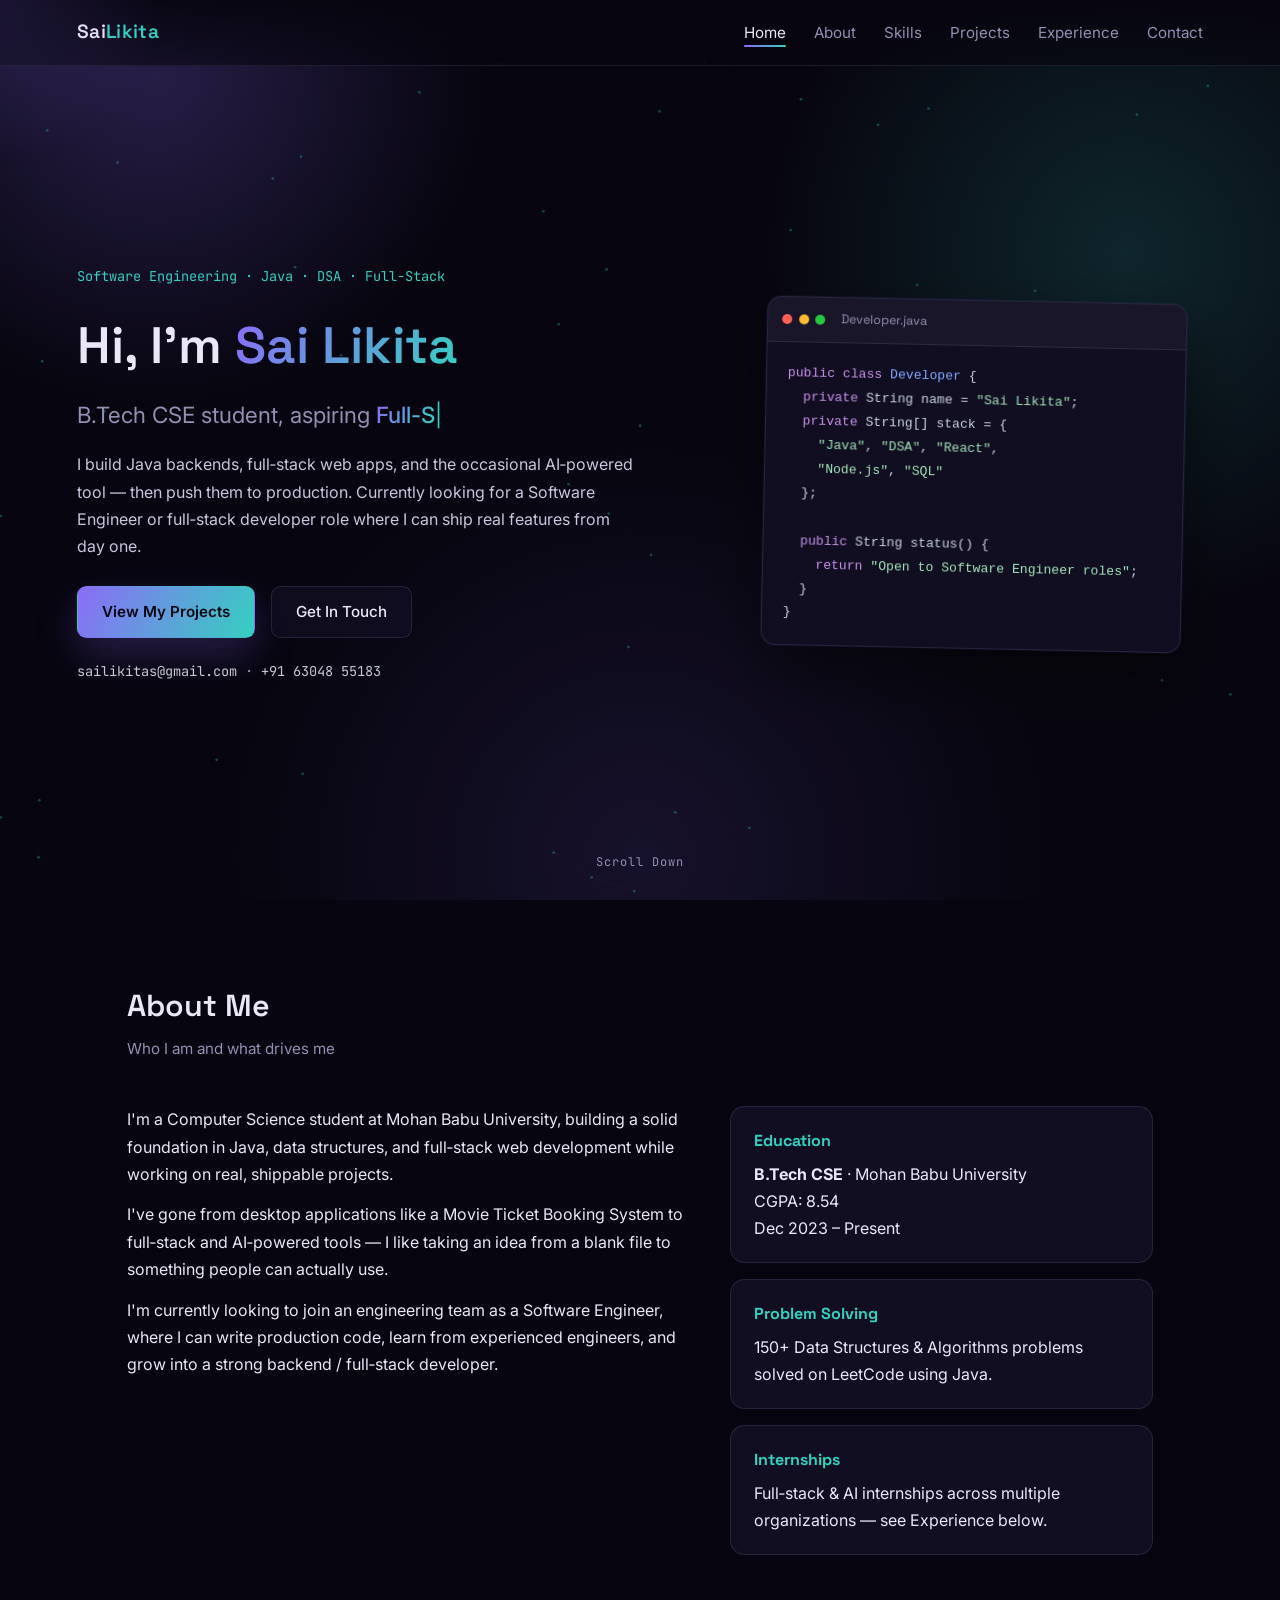
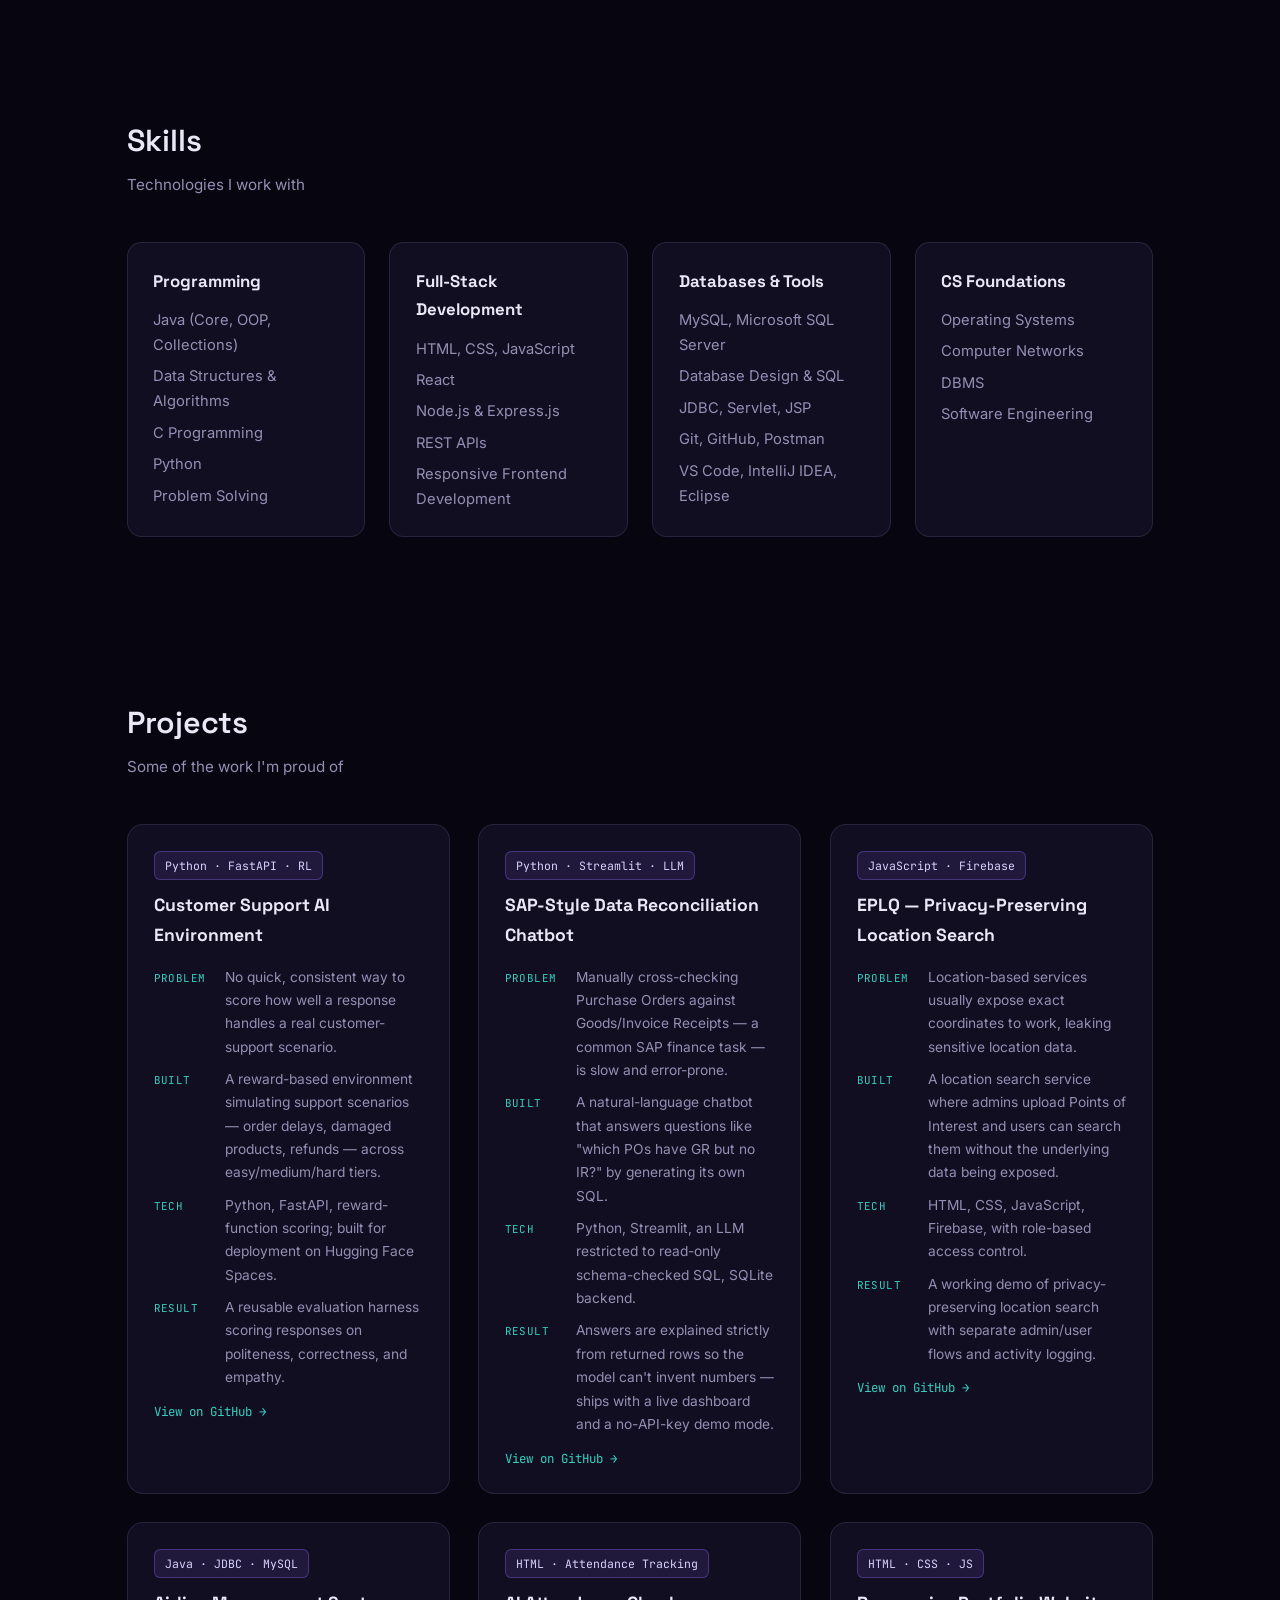
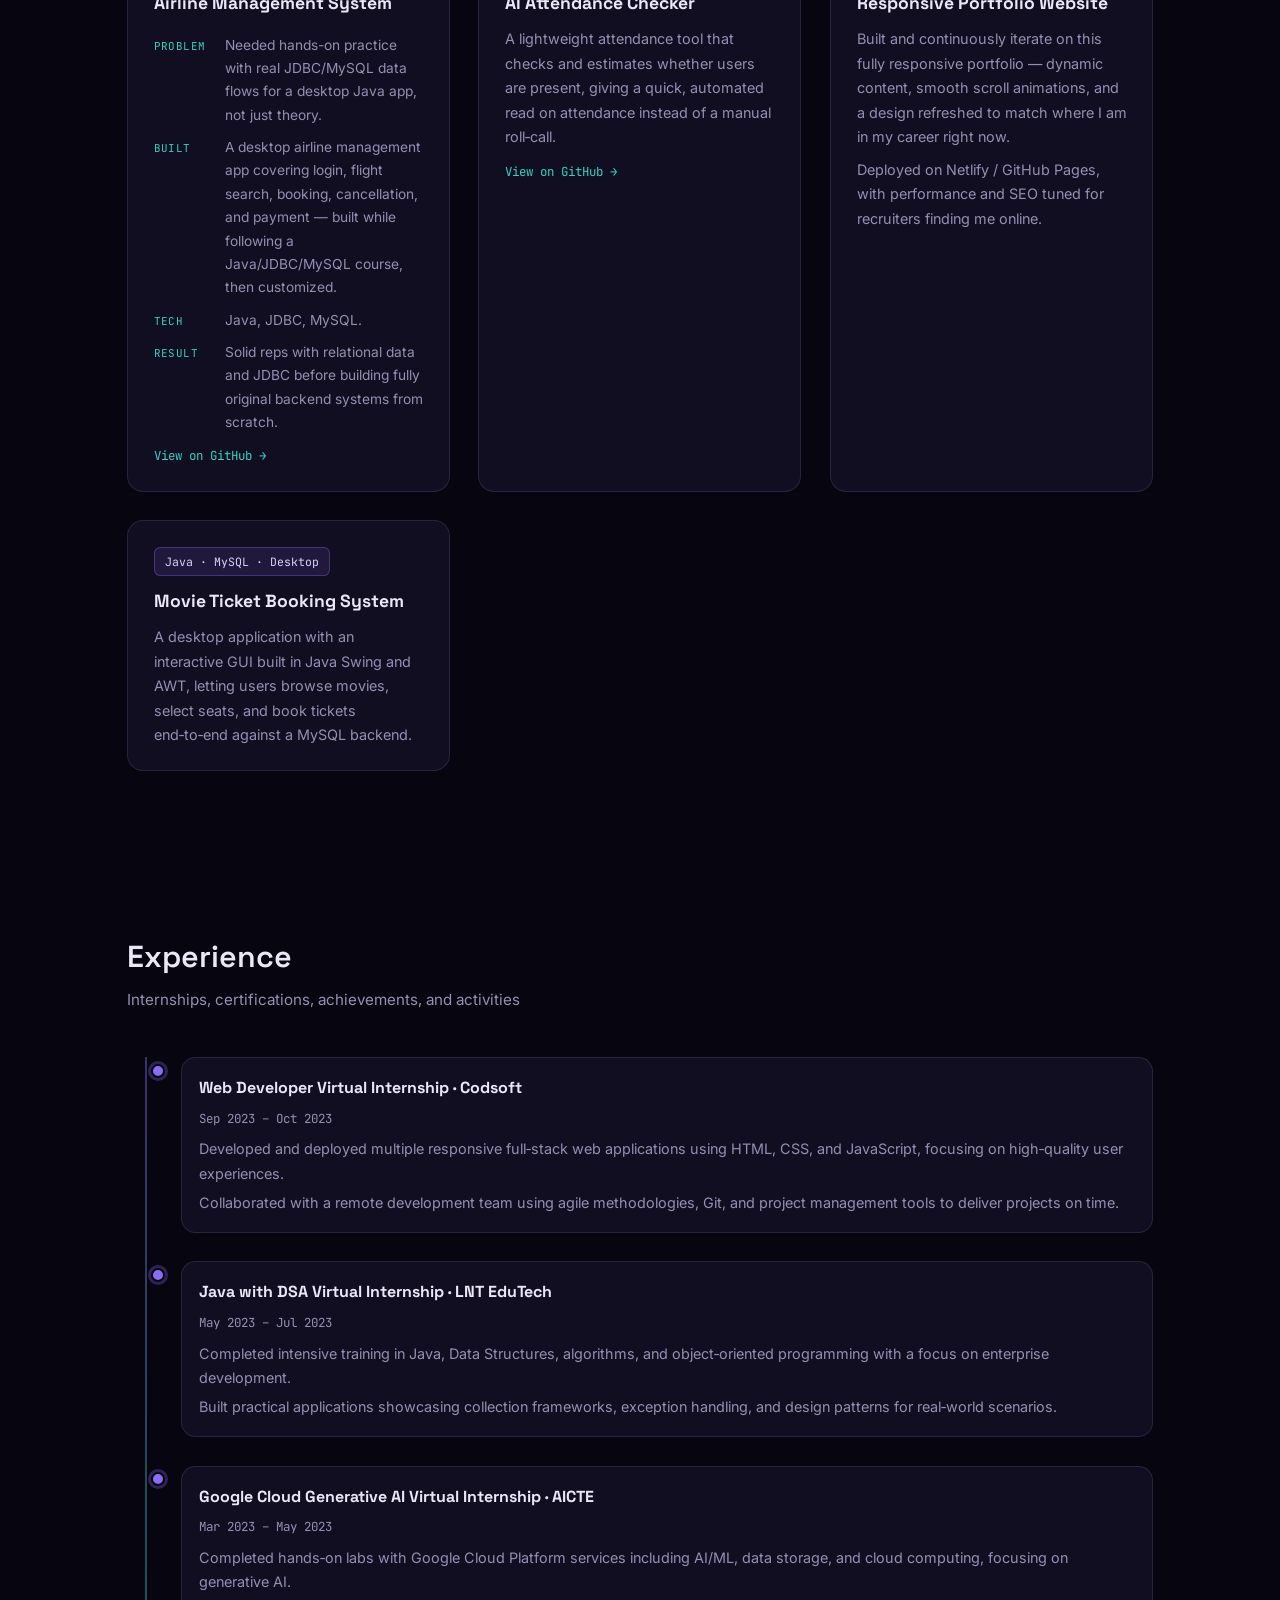
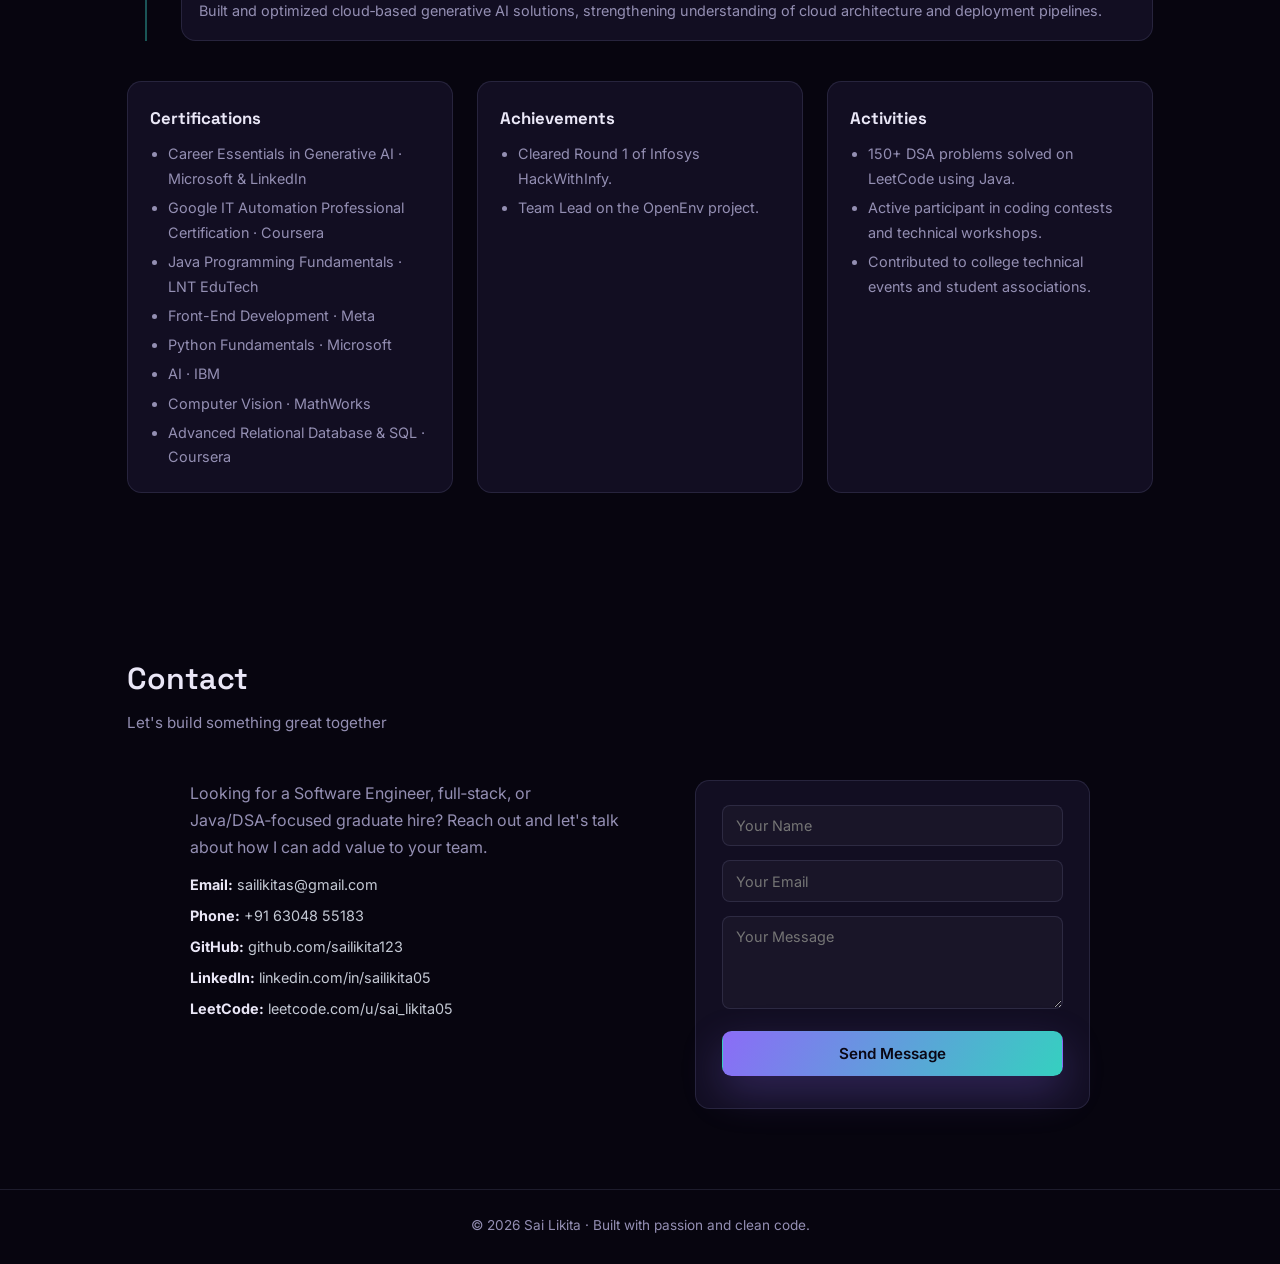
<file: index.html>
<!DOCTYPE html>
<html lang="en">
<head>
  <meta charset="UTF-8" />
  <meta name="viewport" content="width=device-width, initial-scale=1.0" />
  <title>Sai Likita | Software Engineer</title>
  <meta name="description" content="Sai Likita — B.Tech CSE student and aspiring Software Engineer specializing in Java, Data Structures & Algorithms, and full-stack web development." />
  <link rel="stylesheet" href="styles.css" />
  <link rel="preconnect" href="https://fonts.googleapis.com">
  <link rel="preconnect" href="https://fonts.gstatic.com" crossorigin>
  <link href="https://fonts.googleapis.com/css2?family=Space+Grotesk:wght@400;500;600;700&family=Inter:wght@300;400;500;600;700&family=JetBrains+Mono:wght@400;500&display=swap" rel="stylesheet">
</head>
<body>
  <!-- preloader: one brief orchestrated entrance moment -->
  <div class="preloader" id="preloader" aria-hidden="true">
    <span class="preloader-mark">SL</span>
  </div>

  <!-- decorative background glow, purely visual -->
  <div class="bg-glow" aria-hidden="true"></div>
  <canvas id="particles" aria-hidden="true"></canvas>
  <div class="cursor-glow" id="cursor-glow" aria-hidden="true"></div>

  <!-- Header / Hero -->
  <header class="hero" id="home">
    <nav class="navbar">
      <div class="logo">Sai<span>Likita</span></div>
      <ul class="nav-links">
        <li><a href="#home">Home</a></li>
        <li><a href="#about">About</a></li>
        <li><a href="#skills">Skills</a></li>
        <li><a href="#projects">Projects</a></li>
        <li><a href="#experience">Experience</a></li>
        <li><a href="#contact">Contact</a></li>
      </ul>
      <div class="nav-toggle" id="nav-toggle">
        <span></span><span></span><span></span>
      </div>
    </nav>

    <div class="hero-content">
      <div class="hero-text">
        <p class="tagline">Software Engineering · Java · DSA · Full‑Stack</p>
        <h1>Hi, I'm <span>Sai Likita</span></h1>
        <h2>B.Tech CSE student, aspiring <span id="typewriter" class="typewriter">Software Engineer</span><span class="cursor" aria-hidden="true">|</span></h2>
        <p class="hero-subtitle">
          I build Java backends, full‑stack web apps, and the occasional AI‑powered tool —
          then push them to production. Currently looking for a Software Engineer or
          full‑stack developer role where I can ship real features from day one.
        </p>
        <div class="hero-buttons">
          <a href="#projects" class="btn primary">View My Projects</a>
          <a href="#contact" class="btn secondary">Get In Touch</a>
        </div>
        <div class="hero-links">
          <a href="mailto:sailikitas@gmail.com">sailikitas@gmail.com</a> ·
          <a href="tel:+916304855183">+91 63048 55183</a>
        </div>
      </div>

      <div class="hero-visual" aria-hidden="true">
        <div class="terminal-card" data-tilt>
          <div class="terminal-bar">
            <span class="dot red"></span><span class="dot yellow"></span><span class="dot green"></span>
            <span class="terminal-title">Developer.java</span>
          </div>
          <pre class="terminal-body"><code><span class="tok-kw">public class</span> <span class="tok-class">Developer</span> {
  <span class="tok-kw">private</span> String name = <span class="tok-str">"Sai Likita"</span>;
  <span class="tok-kw">private</span> String[] stack = {
    <span class="tok-str">"Java"</span>, <span class="tok-str">"DSA"</span>, <span class="tok-str">"React"</span>,
    <span class="tok-str">"Node.js"</span>, <span class="tok-str">"SQL"</span>
  };

  <span class="tok-kw">public</span> String status() {
    <span class="tok-kw">return</span> <span class="tok-str">"Open to Software Engineer roles"</span>;
  }
}</code></pre>
        </div>
      </div>
    </div>
    <div class="scroll-indicator">Scroll Down</div>
  </header>

  <!-- About -->
  <section id="about" class="section about">
    <div class="section-title">
      <h2>About Me</h2>
      <p>Who I am and what drives me</p>
    </div>
    <div class="about-grid">
      <div class="about-text">
        <p>
          I'm a Computer Science student at Mohan Babu University, building a solid foundation in
          Java, data structures, and full‑stack web development while working on real, shippable projects.
        </p>
        <p>
          I've gone from desktop applications like a Movie Ticket Booking System to full‑stack and
          AI‑powered tools — I like taking an idea from a blank file to something people can actually use.
        </p>
        <p>
          I'm currently looking to join an engineering team as a Software Engineer, where I can write
          production code, learn from experienced engineers, and grow into a strong backend / full‑stack developer.
        </p>
      </div>
      <div class="about-highlights">
        <div class="highlight-card">
          <h3>Education</h3>
          <p><strong>B.Tech CSE</strong> · Mohan Babu University</p>
          <p>CGPA: 8.54</p>
          <p>Dec 2023 – Present</p>
        </div>
        <div class="highlight-card">
          <h3>Problem Solving</h3>
          <p><span class="js-leetcode-count">150+</span> Data Structures &amp; Algorithms problems solved on LeetCode using Java.</p>
        </div>
        <div class="highlight-card">
          <h3>Internships</h3>
          <p>Full‑stack &amp; AI internships across multiple organizations — see Experience below.</p>
        </div>
      </div>
    </div>
  </section>

  <!-- Skills -->
  <section id="skills" class="section skills">
    <div class="section-title">
      <h2>Skills</h2>
      <p>Technologies I work with</p>
    </div>
    <div class="skills-grid">
      <div class="skills-group">
        <h3>Programming</h3>
        <ul>
          <li>Java (Core, OOP, Collections)</li>
          <li>Data Structures &amp; Algorithms</li>
          <li>C Programming</li>
          <li>Python</li>
          <li>Problem Solving</li>
        </ul>
      </div>
      <div class="skills-group">
        <h3>Full‑Stack Development</h3>
        <ul>
          <li>HTML, CSS, JavaScript</li>
          <li>React</li>
          <li>Node.js &amp; Express.js</li>
          <li>REST APIs</li>
          <li>Responsive Frontend Development</li>
        </ul>
      </div>
      <div class="skills-group">
        <h3>Databases &amp; Tools</h3>
        <ul>
          <li>MySQL, Microsoft SQL Server</li>
          <li>Database Design &amp; SQL</li>
          <li>JDBC, Servlet, JSP</li>
          <li>Git, GitHub, Postman</li>
          <li>VS Code, IntelliJ IDEA, Eclipse</li>
        </ul>
      </div>
      <div class="skills-group">
        <h3>CS Foundations</h3>
        <ul>
          <li>Operating Systems</li>
          <li>Computer Networks</li>
          <li>DBMS</li>
          <li>Software Engineering</li>
        </ul>
      </div>
    </div>
  </section>

  <!-- Projects -->
  <section id="projects" class="section projects">
    <div class="section-title">
      <h2>Projects</h2>
      <p>Some of the work I'm proud of</p>
    </div>

    <div class="projects-grid">
      <!-- Customer Support AI Environment -->
      <article class="project-card" data-tilt>
        <div class="project-tag">Python · FastAPI · RL</div>
        <h3>Customer Support AI Environment</h3>
        <dl class="project-meta">
          <div><dt>Problem</dt><dd>No quick, consistent way to score how well a response handles a real customer-support scenario.</dd></div>
          <div><dt>Built</dt><dd>A reward-based environment simulating support scenarios — order delays, damaged products, refunds — across easy/medium/hard tiers.</dd></div>
          <div><dt>Tech</dt><dd>Python, FastAPI, reward-function scoring; built for deployment on Hugging Face Spaces.</dd></div>
          <div><dt>Result</dt><dd>A reusable evaluation harness scoring responses on politeness, correctness, and empathy.</dd></div>
        </dl>
        <a class="project-link" href="https://github.com/sailikita123/Customer-Support-AI-Environment" target="_blank">View on GitHub →</a>
      </article>

      <!-- SAP-Style Data Reconciliation Chatbot -->
      <article class="project-card" data-tilt>
        <div class="project-tag">Python · Streamlit · LLM</div>
        <h3>SAP-Style Data Reconciliation Chatbot</h3>
        <dl class="project-meta">
          <div><dt>Problem</dt><dd>Manually cross-checking Purchase Orders against Goods/Invoice Receipts — a common SAP finance task — is slow and error-prone.</dd></div>
          <div><dt>Built</dt><dd>A natural-language chatbot that answers questions like "which POs have GR but no IR?" by generating its own SQL.</dd></div>
          <div><dt>Tech</dt><dd>Python, Streamlit, an LLM restricted to read-only schema-checked SQL, SQLite backend.</dd></div>
          <div><dt>Result</dt><dd>Answers are explained strictly from returned rows so the model can't invent numbers — ships with a live dashboard and a no-API-key demo mode.</dd></div>
        </dl>
        <a class="project-link" href="https://github.com/sailikita123/SAP-Style-Data-Reconciliation-Chatbot" target="_blank">View on GitHub →</a>
      </article>

      <!-- EPLQ -->
      <article class="project-card" data-tilt>
        <div class="project-tag">JavaScript · Firebase</div>
        <h3>EPLQ — Privacy-Preserving Location Search</h3>
        <dl class="project-meta">
          <div><dt>Problem</dt><dd>Location-based services usually expose exact coordinates to work, leaking sensitive location data.</dd></div>
          <div><dt>Built</dt><dd>A location search service where admins upload Points of Interest and users can search them without the underlying data being exposed.</dd></div>
          <div><dt>Tech</dt><dd>HTML, CSS, JavaScript, Firebase, with role-based access control.</dd></div>
          <div><dt>Result</dt><dd>A working demo of privacy-preserving location search with separate admin/user flows and activity logging.</dd></div>
        </dl>
        <a class="project-link" href="https://github.com/sailikita123/EPLQ" target="_blank">View on GitHub →</a>
      </article>

      <!-- Airline Management System -->
      <article class="project-card" data-tilt>
        <div class="project-tag">Java · JDBC · MySQL</div>
        <h3>Airline Management System</h3>
        <dl class="project-meta">
          <div><dt>Problem</dt><dd>Needed hands-on practice with real JDBC/MySQL data flows for a desktop Java app, not just theory.</dd></div>
          <div><dt>Built</dt><dd>A desktop airline management app covering login, flight search, booking, cancellation, and payment — built while following a Java/JDBC/MySQL course, then customized.</dd></div>
          <div><dt>Tech</dt><dd>Java, JDBC, MySQL.</dd></div>
          <div><dt>Result</dt><dd>Solid reps with relational data and JDBC before building fully original backend systems from scratch.</dd></div>
        </dl>
        <a class="project-link" href="https://github.com/sailikita123/Airline-Management-System" target="_blank">View on GitHub →</a>
      </article>

      <!-- AI Attendance Checker -->
      <article class="project-card" data-tilt>
        <div class="project-tag">HTML · Attendance Tracking</div>
        <h3>AI Attendance Checker</h3>
        <p>
          A lightweight attendance tool that checks and estimates whether users are present, giving a
          quick, automated read on attendance instead of a manual roll‑call.
        </p>
        <a class="project-link" href="https://github.com/sailikita123/Ai-Attendence-Checker" target="_blank">View on GitHub →</a>
      </article>

      <!-- Responsive Portfolio Website -->
      <article class="project-card" data-tilt>
        <div class="project-tag">HTML · CSS · JS</div>
        <h3>Responsive Portfolio Website</h3>
        <p>
          Built and continuously iterate on this fully responsive portfolio — dynamic content, smooth
          scroll animations, and a design refreshed to match where I am in my career right now.
        </p>
        <p>
          Deployed on Netlify / GitHub Pages, with performance and SEO tuned for recruiters finding me online.
        </p>
      </article>

      <!-- Movie Ticket Booking System -->
      <article class="project-card" data-tilt>
        <div class="project-tag">Java · MySQL · Desktop</div>
        <h3>Movie Ticket Booking System</h3>
        <p>
          A desktop application with an interactive GUI built in Java Swing and AWT, letting users browse
          movies, select seats, and book tickets end‑to‑end against a MySQL backend.
        </p>
      </article>
    </div>
  </section>

  <!-- Experience / Internships -->
  <section id="experience" class="section experience">
    <div class="section-title">
      <h2>Experience</h2>
      <p>Internships, certifications, achievements, and activities</p>
    </div>

    <div class="timeline">
      <div class="timeline-item">
        <div class="timeline-dot"></div>
        <div class="timeline-content">
          <h3>Web Developer Virtual Internship · Codsoft</h3>
          <span class="timeline-date">Sep 2023 – Oct 2023</span>
          <p>
            Developed and deployed multiple responsive full‑stack web applications using HTML, CSS,
            and JavaScript, focusing on high‑quality user experiences.
          </p>
          <p>
            Collaborated with a remote development team using agile methodologies, Git, and project
            management tools to deliver projects on time.
          </p>
        </div>
      </div>

      <div class="timeline-item">
        <div class="timeline-dot"></div>
        <div class="timeline-content">
          <h3>Java with DSA Virtual Internship · LNT EduTech</h3>
          <span class="timeline-date">May 2023 – Jul 2023</span>
          <p>
            Completed intensive training in Java, Data Structures, algorithms, and object‑oriented
            programming with a focus on enterprise development.
          </p>
          <p>
            Built practical applications showcasing collection frameworks, exception handling,
            and design patterns for real‑world scenarios.
          </p>
        </div>
      </div>

      <div class="timeline-item">
        <div class="timeline-dot"></div>
        <div class="timeline-content">
          <h3>Google Cloud Generative AI Virtual Internship · AICTE</h3>
          <span class="timeline-date">Mar 2023 – May 2023</span>
          <p>
            Completed hands‑on labs with Google Cloud Platform services including AI/ML, data storage,
            and cloud computing, focusing on generative AI.
          </p>
          <p>
            Built and optimized cloud‑based generative AI solutions, strengthening understanding of cloud
            architecture and deployment pipelines.
          </p>
        </div>
      </div>
    </div>

    <div class="certs-activities">
      <div class="certs">
        <h3>Certifications</h3>
        <ul>
          <li>Career Essentials in Generative AI · Microsoft &amp; LinkedIn</li>
          <li>Google IT Automation Professional Certification · Coursera</li>
          <li>Java Programming Fundamentals · LNT EduTech</li>
          <li>Front-End Development · Meta</li>
          <li>Python Fundamentals · Microsoft</li>
          <li>AI · IBM</li>
          <li>Computer Vision · MathWorks</li>
          <li>Advanced Relational Database &amp; SQL · Coursera</li>
        </ul>
      </div>
      <div class="achievements">
        <h3>Achievements</h3>
        <ul>
          <li>Cleared Round 1 of Infosys HackWithInfy.</li>
          <li>Team Lead on the OpenEnv project.</li>
        </ul>
      </div>
      <div class="activities">
        <h3>Activities</h3>
        <ul>
          <li><span class="js-leetcode-count">150+</span> DSA problems solved on LeetCode using Java.</li>
          <li>Active participant in coding contests and technical workshops.</li>
          <li>Contributed to college technical events and student associations.</li>
        </ul>
      </div>
    </div>
  </section>

  <!-- Contact -->
  <section id="contact" class="section contact">
    <div class="section-title">
      <h2>Contact</h2>
      <p>Let's build something great together</p>
    </div>

    <div class="contact-grid">
      <div class="contact-info">
        <p>
          Looking for a Software Engineer, full‑stack, or Java/DSA‑focused graduate hire?
          Reach out and let's talk about how I can add value to your team.
        </p>
        <ul>
          <li><strong>Email:</strong> <a href="mailto:sailikitas@gmail.com">sailikitas@gmail.com</a></li>
          <li><strong>Phone:</strong> <a href="tel:+916304855183">+91 63048 55183</a></li>
          <li><strong>GitHub:</strong> <a href="https://github.com/sailikita123" target="_blank">github.com/sailikita123</a></li>
          <li><strong>LinkedIn:</strong> <a href="https://www.linkedin.com/in/sailikita05/" target="_blank">linkedin.com/in/sailikita05</a></li>
          <li><strong>LeetCode:</strong> <a href="https://leetcode.com/u/sai_likita05/" target="_blank">leetcode.com/u/sai_likita05</a></li>
        </ul>
      </div>

      <form class="contact-form" onsubmit="handleSubmit(event)">
        <div class="form-row">
          <input type="text" id="name" placeholder="Your Name" required />
        </div>
        <div class="form-row">
          <input type="email" id="email" placeholder="Your Email" required />
        </div>
        <div class="form-row">
          <textarea id="message" rows="4" placeholder="Your Message" required></textarea>
        </div>
        <button type="submit" class="btn primary full-width">Send Message</button>
        <p id="form-status" class="form-status"></p>
      </form>
    </div>
  </section>

  <!-- Footer -->
  <footer class="footer">
    <p>© <span id="year"></span> Sai Likita · Built with passion and clean code.</p>
  </footer>

  <script src="script.js"></script>
</body>
</html>
</file>
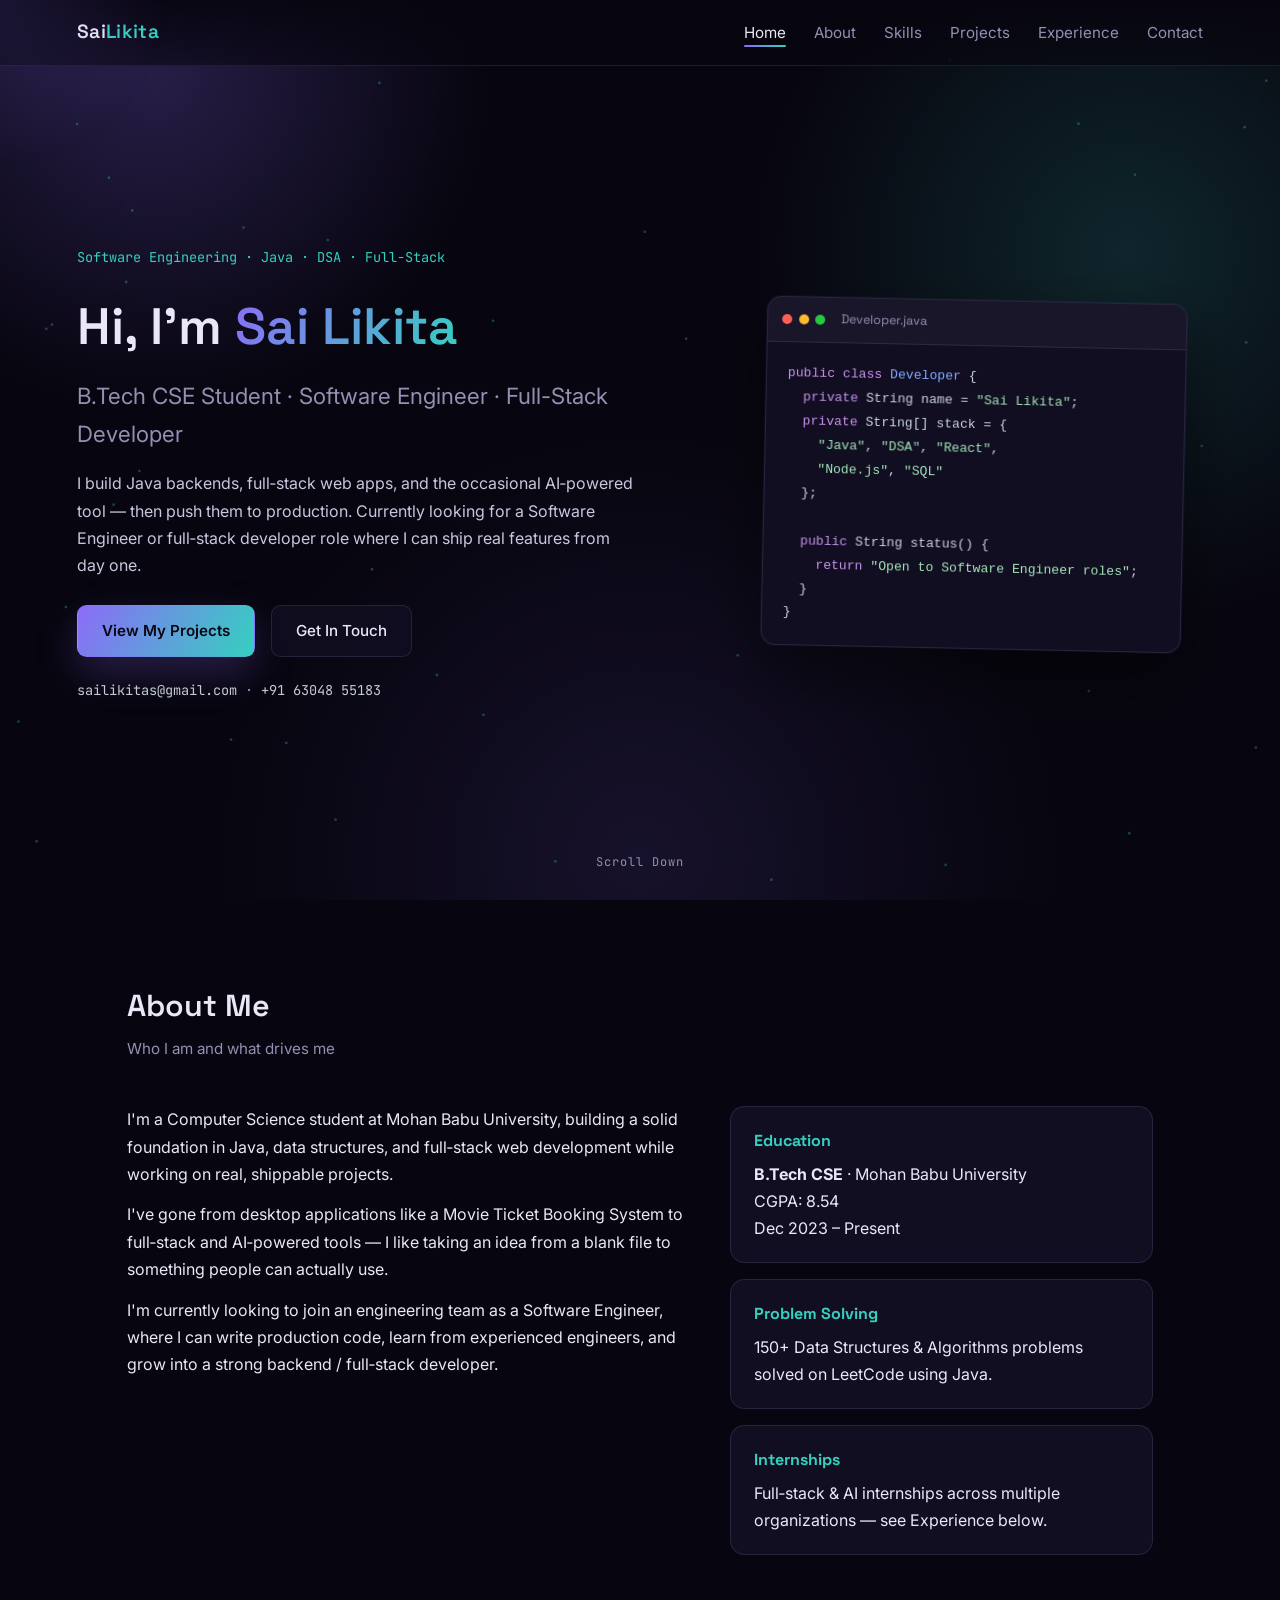
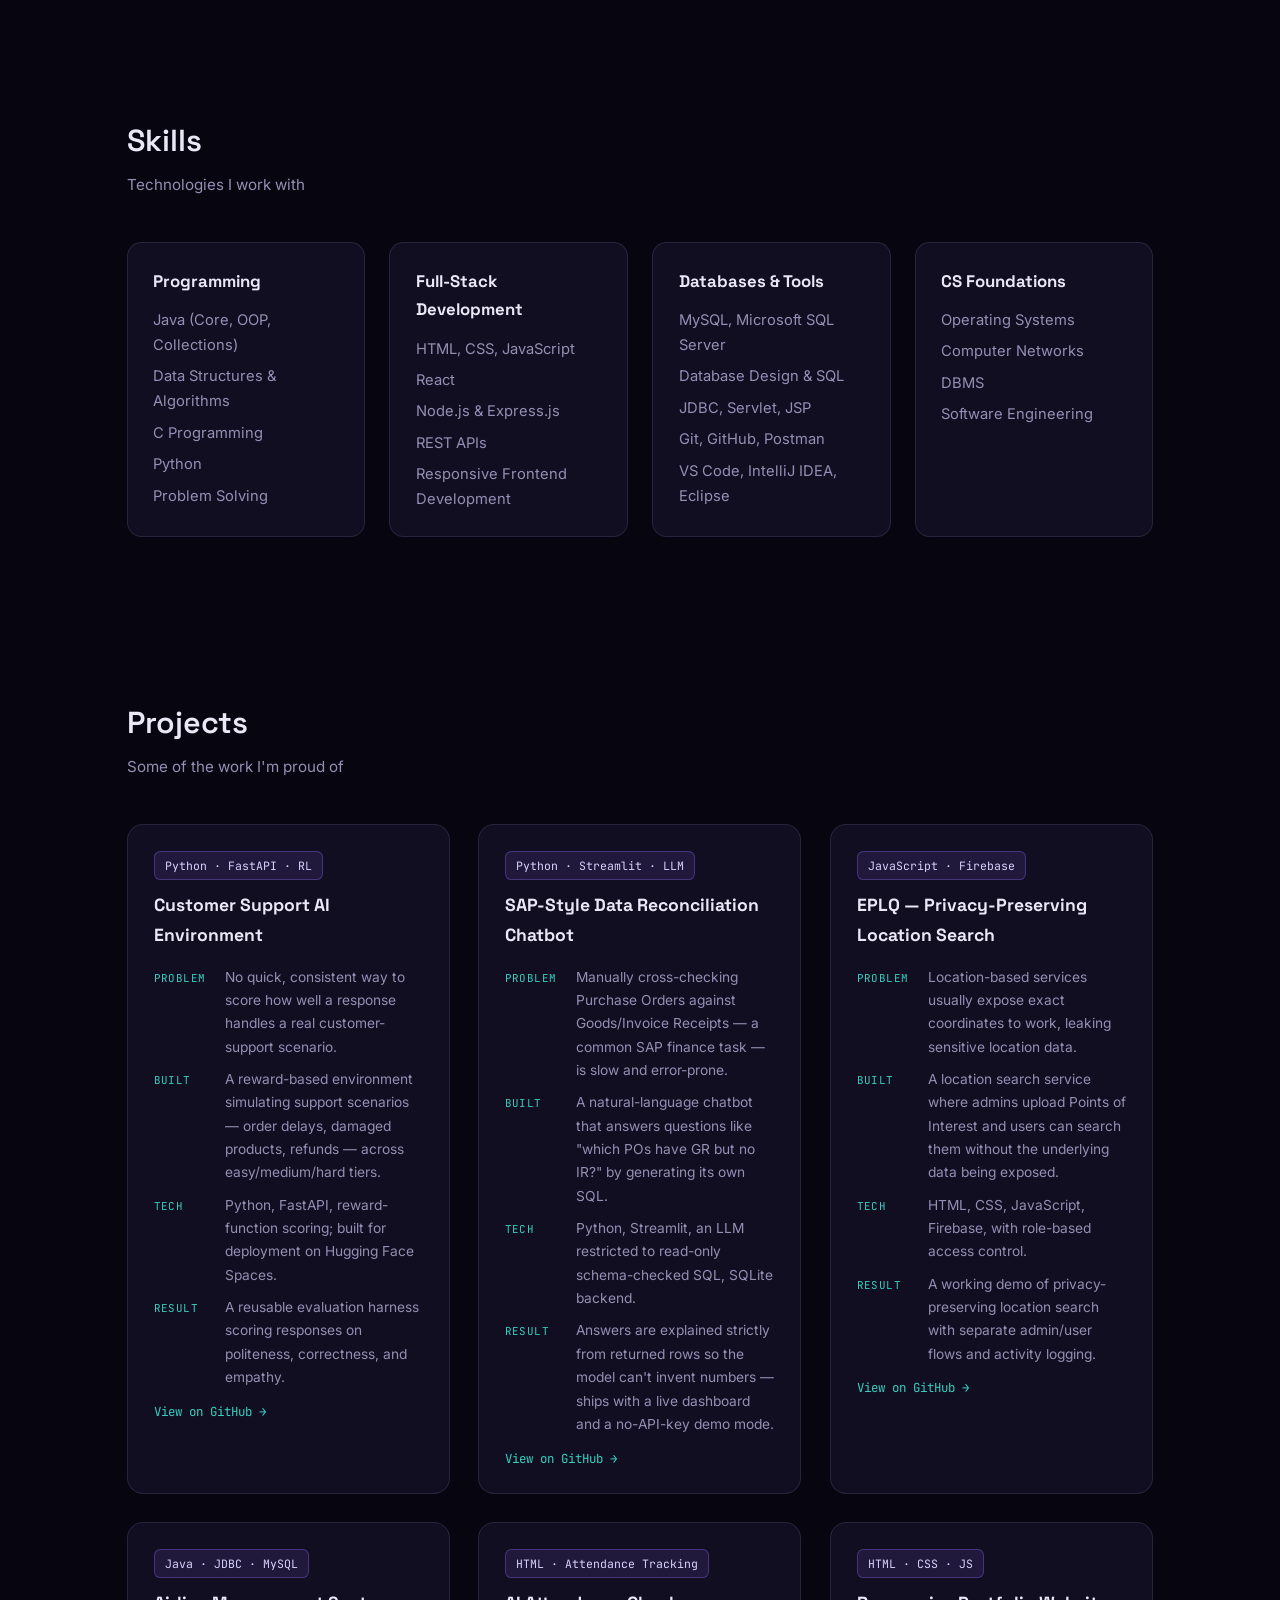
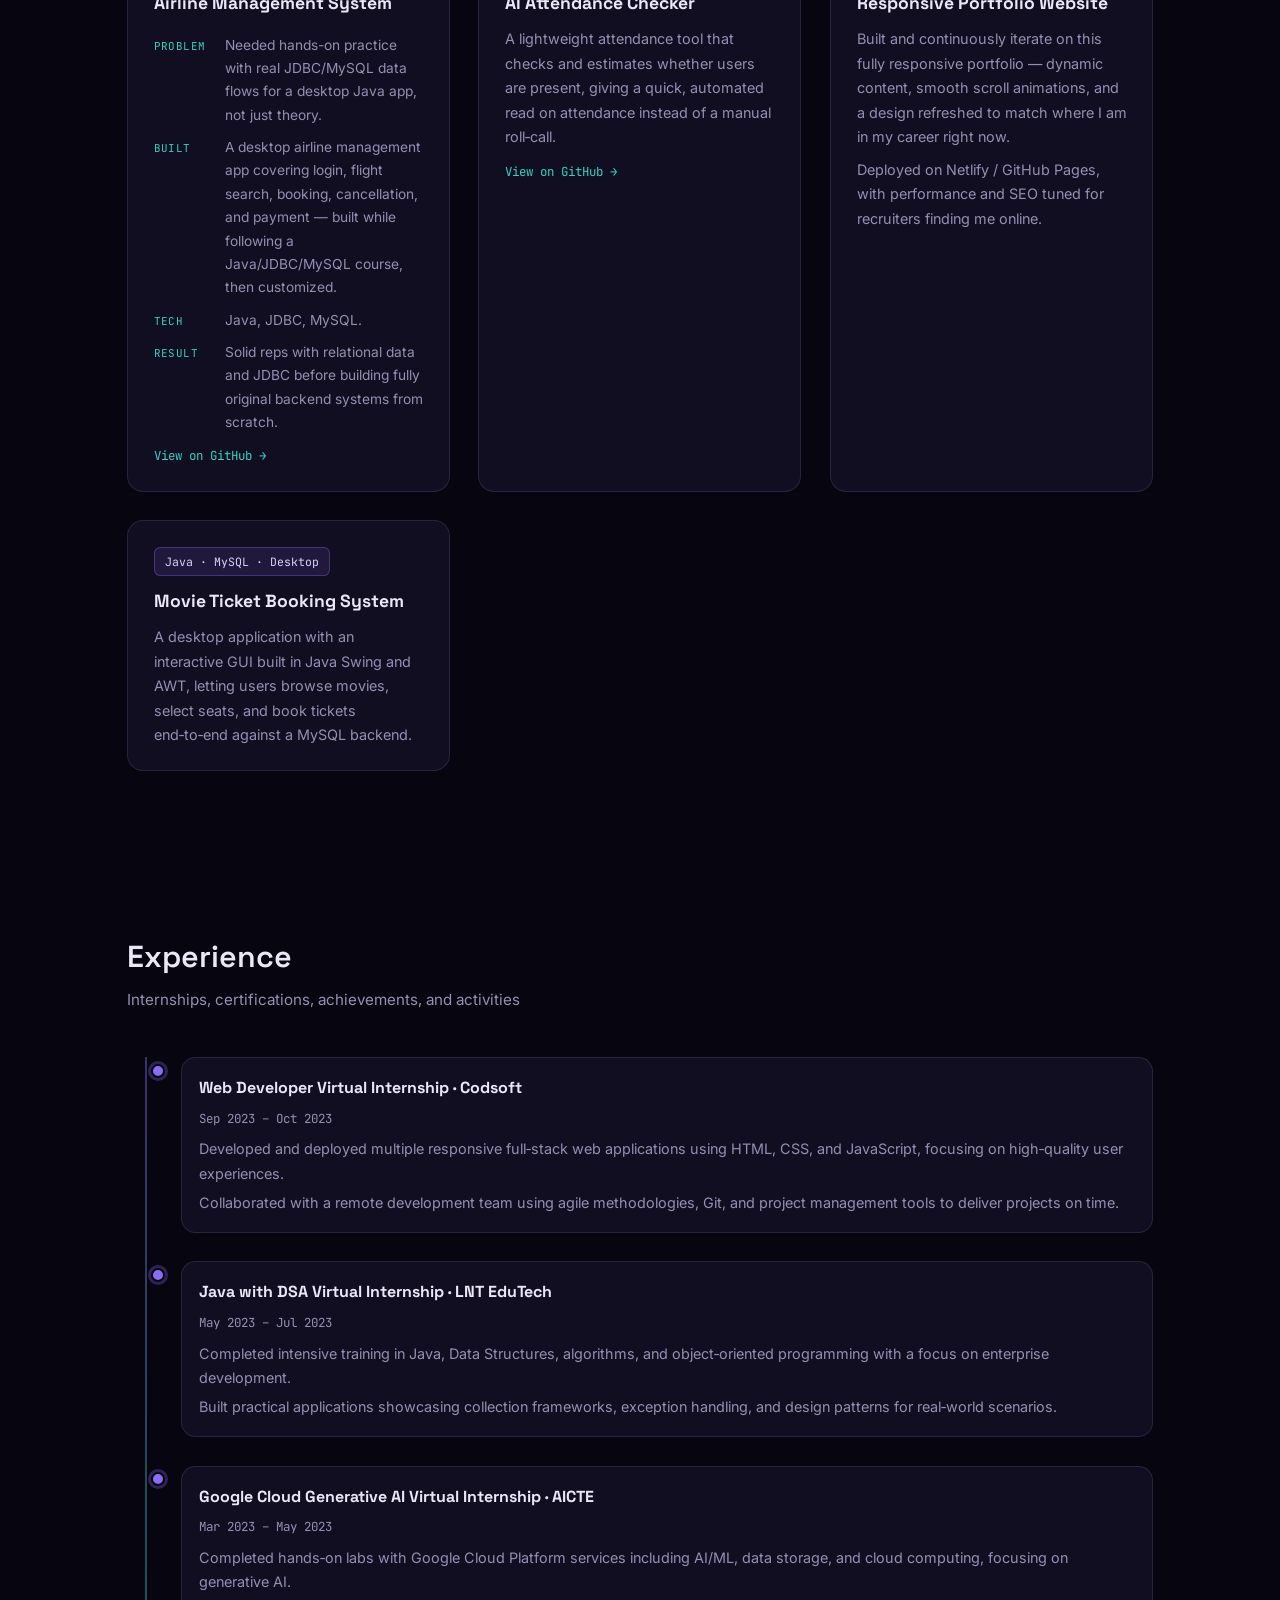
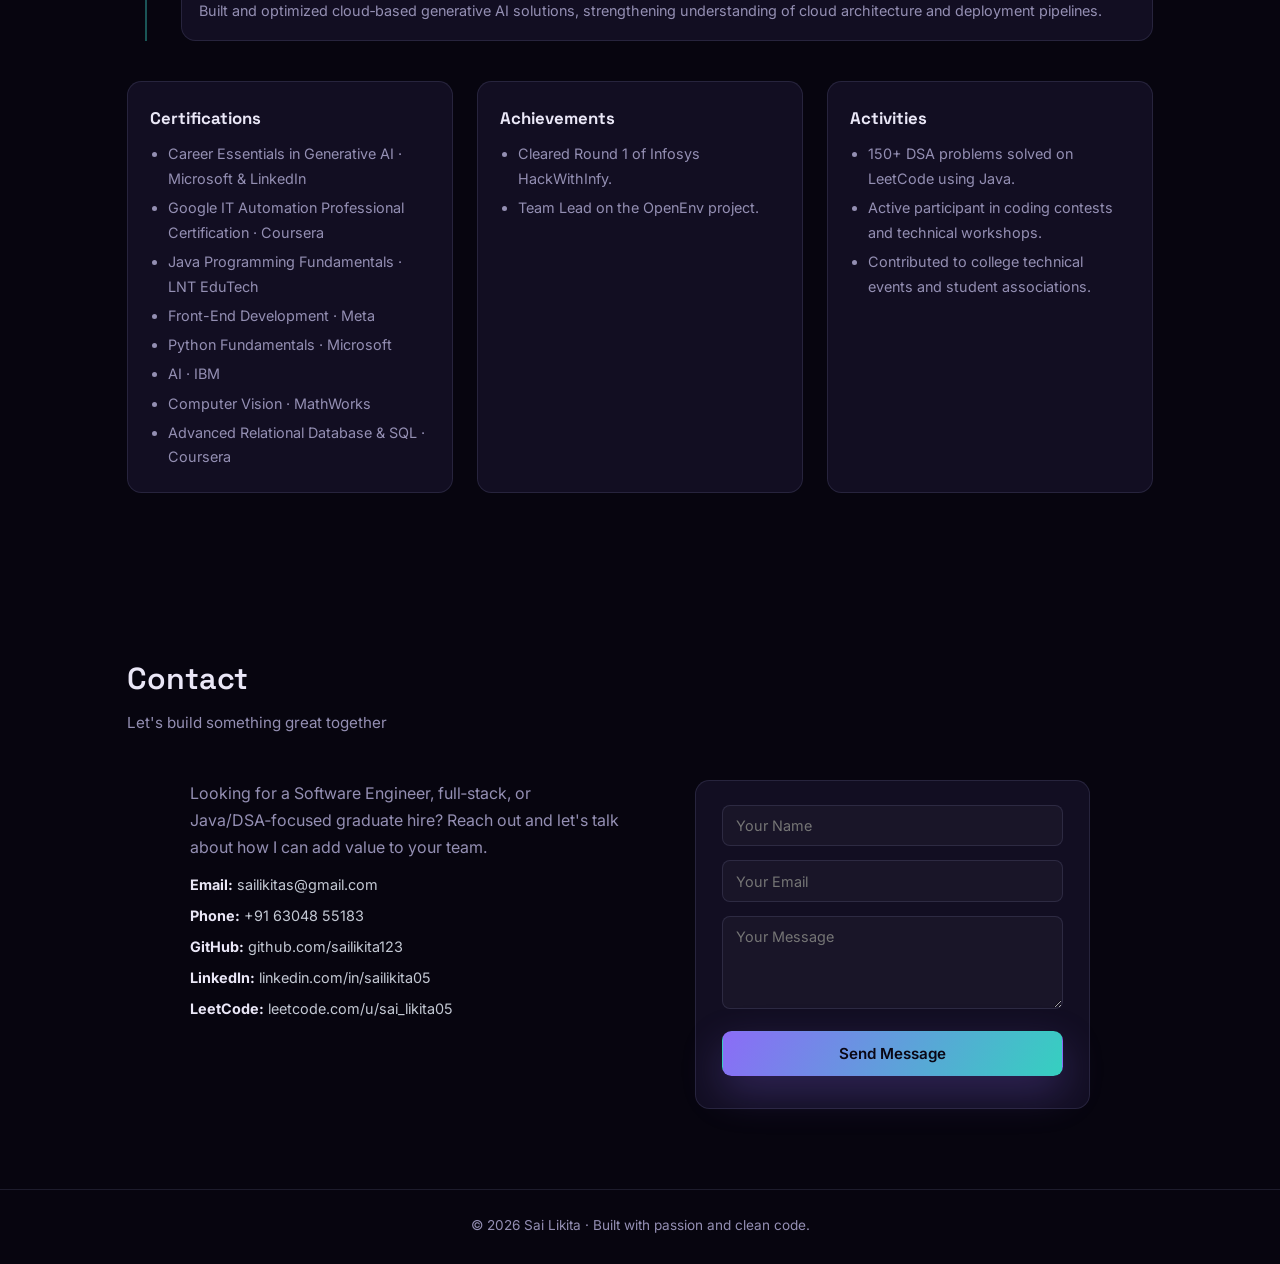
<file: index (4).html>
<!DOCTYPE html>
<html lang="en">
<head>
  <meta charset="UTF-8" />
  <meta name="viewport" content="width=device-width, initial-scale=1.0" />
  <title>Sai Likita | Software Engineer</title>
  <meta name="description" content="Sai Likita — B.Tech CSE student and aspiring Software Engineer specializing in Java, Data Structures & Algorithms, and full-stack web development." />
  <link rel="stylesheet" href="styles.css" />
  <link rel="preconnect" href="https://fonts.googleapis.com">
  <link rel="preconnect" href="https://fonts.gstatic.com" crossorigin>
  <link href="https://fonts.googleapis.com/css2?family=Space+Grotesk:wght@400;500;600;700&family=Inter:wght@300;400;500;600;700&family=JetBrains+Mono:wght@400;500&display=swap" rel="stylesheet">
</head>
<body>
  <!-- preloader: one brief orchestrated entrance moment -->
  <div class="preloader" id="preloader" aria-hidden="true">
    <span class="preloader-mark">SL</span>
  </div>

  <!-- decorative background glow, purely visual -->
  <div class="bg-glow" aria-hidden="true"></div>
  <canvas id="particles" aria-hidden="true"></canvas>
  <div class="cursor-glow" id="cursor-glow" aria-hidden="true"></div>

  <!-- Header / Hero -->
  <header class="hero" id="home">
    <nav class="navbar">
      <div class="logo">Sai<span>Likita</span></div>
      <ul class="nav-links">
        <li><a href="#home">Home</a></li>
        <li><a href="#about">About</a></li>
        <li><a href="#skills">Skills</a></li>
        <li><a href="#projects">Projects</a></li>
        <li><a href="#experience">Experience</a></li>
        <li><a href="#contact">Contact</a></li>
      </ul>
      <div class="nav-toggle" id="nav-toggle">
        <span></span><span></span><span></span>
      </div>
    </nav>

    <div class="hero-content">
      <div class="hero-text">
        <p class="tagline">Software Engineering · Java · DSA · Full‑Stack</p>
        <h1>Hi, I'm <span>Sai Likita</span></h1>
        <h2>B.Tech CSE Student &middot; Software Engineer &middot; Full-Stack Developer</h2>
        <p class="hero-subtitle">
          I build Java backends, full‑stack web apps, and the occasional AI‑powered tool —
          then push them to production. Currently looking for a Software Engineer or
          full‑stack developer role where I can ship real features from day one.
        </p>
        <div class="hero-buttons">
          <a href="#projects" class="btn primary">View My Projects</a>
          <a href="#contact" class="btn secondary">Get In Touch</a>
        </div>
        <div class="hero-links">
          <a href="mailto:sailikitas@gmail.com">sailikitas@gmail.com</a> ·
          <a href="tel:+916304855183">+91 63048 55183</a>
        </div>
      </div>

      <div class="hero-visual" aria-hidden="true">
        <div class="terminal-card" data-tilt>
          <div class="terminal-bar">
            <span class="dot red"></span><span class="dot yellow"></span><span class="dot green"></span>
            <span class="terminal-title">Developer.java</span>
          </div>
          <pre class="terminal-body"><code><span class="tok-kw">public class</span> <span class="tok-class">Developer</span> {
  <span class="tok-kw">private</span> String name = <span class="tok-str">"Sai Likita"</span>;
  <span class="tok-kw">private</span> String[] stack = {
    <span class="tok-str">"Java"</span>, <span class="tok-str">"DSA"</span>, <span class="tok-str">"React"</span>,
    <span class="tok-str">"Node.js"</span>, <span class="tok-str">"SQL"</span>
  };

  <span class="tok-kw">public</span> String status() {
    <span class="tok-kw">return</span> <span class="tok-str">"Open to Software Engineer roles"</span>;
  }
}</code></pre>
        </div>
      </div>
    </div>
    <div class="scroll-indicator">Scroll Down</div>
  </header>

  <!-- About -->
  <section id="about" class="section about">
    <div class="section-title">
      <h2>About Me</h2>
      <p>Who I am and what drives me</p>
    </div>
    <div class="about-grid">
      <div class="about-text">
        <p>
          I'm a Computer Science student at Mohan Babu University, building a solid foundation in
          Java, data structures, and full‑stack web development while working on real, shippable projects.
        </p>
        <p>
          I've gone from desktop applications like a Movie Ticket Booking System to full‑stack and
          AI‑powered tools — I like taking an idea from a blank file to something people can actually use.
        </p>
        <p>
          I'm currently looking to join an engineering team as a Software Engineer, where I can write
          production code, learn from experienced engineers, and grow into a strong backend / full‑stack developer.
        </p>
      </div>
      <div class="about-highlights">
        <div class="highlight-card">
          <h3>Education</h3>
          <p><strong>B.Tech CSE</strong> · Mohan Babu University</p>
          <p>CGPA: 8.54</p>
          <p>Dec 2023 – Present</p>
        </div>
        <div class="highlight-card">
          <h3>Problem Solving</h3>
          <p><span class="js-leetcode-count">150+</span> Data Structures &amp; Algorithms problems solved on LeetCode using Java.</p>
        </div>
        <div class="highlight-card">
          <h3>Internships</h3>
          <p>Full‑stack &amp; AI internships across multiple organizations — see Experience below.</p>
        </div>
      </div>
    </div>
  </section>

  <!-- Skills -->
  <section id="skills" class="section skills">
    <div class="section-title">
      <h2>Skills</h2>
      <p>Technologies I work with</p>
    </div>
    <div class="skills-grid">
      <div class="skills-group">
        <h3>Programming</h3>
        <ul>
          <li>Java (Core, OOP, Collections)</li>
          <li>Data Structures &amp; Algorithms</li>
          <li>C Programming</li>
          <li>Python</li>
          <li>Problem Solving</li>
        </ul>
      </div>
      <div class="skills-group">
        <h3>Full‑Stack Development</h3>
        <ul>
          <li>HTML, CSS, JavaScript</li>
          <li>React</li>
          <li>Node.js &amp; Express.js</li>
          <li>REST APIs</li>
          <li>Responsive Frontend Development</li>
        </ul>
      </div>
      <div class="skills-group">
        <h3>Databases &amp; Tools</h3>
        <ul>
          <li>MySQL, Microsoft SQL Server</li>
          <li>Database Design &amp; SQL</li>
          <li>JDBC, Servlet, JSP</li>
          <li>Git, GitHub, Postman</li>
          <li>VS Code, IntelliJ IDEA, Eclipse</li>
        </ul>
      </div>
      <div class="skills-group">
        <h3>CS Foundations</h3>
        <ul>
          <li>Operating Systems</li>
          <li>Computer Networks</li>
          <li>DBMS</li>
          <li>Software Engineering</li>
        </ul>
      </div>
    </div>
  </section>

  <!-- Projects -->
  <section id="projects" class="section projects">
    <div class="section-title">
      <h2>Projects</h2>
      <p>Some of the work I'm proud of</p>
    </div>

    <div class="projects-grid">
      <!-- Customer Support AI Environment -->
      <article class="project-card" data-tilt>
        <div class="project-tag">Python · FastAPI · RL</div>
        <h3>Customer Support AI Environment</h3>
        <dl class="project-meta">
          <div><dt>Problem</dt><dd>No quick, consistent way to score how well a response handles a real customer-support scenario.</dd></div>
          <div><dt>Built</dt><dd>A reward-based environment simulating support scenarios — order delays, damaged products, refunds — across easy/medium/hard tiers.</dd></div>
          <div><dt>Tech</dt><dd>Python, FastAPI, reward-function scoring; built for deployment on Hugging Face Spaces.</dd></div>
          <div><dt>Result</dt><dd>A reusable evaluation harness scoring responses on politeness, correctness, and empathy.</dd></div>
        </dl>
        <a class="project-link" href="https://github.com/sailikita123/Customer-Support-AI-Environment" target="_blank">View on GitHub →</a>
      </article>

      <!-- SAP-Style Data Reconciliation Chatbot -->
      <article class="project-card" data-tilt>
        <div class="project-tag">Python · Streamlit · LLM</div>
        <h3>SAP-Style Data Reconciliation Chatbot</h3>
        <dl class="project-meta">
          <div><dt>Problem</dt><dd>Manually cross-checking Purchase Orders against Goods/Invoice Receipts — a common SAP finance task — is slow and error-prone.</dd></div>
          <div><dt>Built</dt><dd>A natural-language chatbot that answers questions like "which POs have GR but no IR?" by generating its own SQL.</dd></div>
          <div><dt>Tech</dt><dd>Python, Streamlit, an LLM restricted to read-only schema-checked SQL, SQLite backend.</dd></div>
          <div><dt>Result</dt><dd>Answers are explained strictly from returned rows so the model can't invent numbers — ships with a live dashboard and a no-API-key demo mode.</dd></div>
        </dl>
        <a class="project-link" href="https://github.com/sailikita123/SAP-Style-Data-Reconciliation-Chatbot" target="_blank">View on GitHub →</a>
      </article>

      <!-- EPLQ -->
      <article class="project-card" data-tilt>
        <div class="project-tag">JavaScript · Firebase</div>
        <h3>EPLQ — Privacy-Preserving Location Search</h3>
        <dl class="project-meta">
          <div><dt>Problem</dt><dd>Location-based services usually expose exact coordinates to work, leaking sensitive location data.</dd></div>
          <div><dt>Built</dt><dd>A location search service where admins upload Points of Interest and users can search them without the underlying data being exposed.</dd></div>
          <div><dt>Tech</dt><dd>HTML, CSS, JavaScript, Firebase, with role-based access control.</dd></div>
          <div><dt>Result</dt><dd>A working demo of privacy-preserving location search with separate admin/user flows and activity logging.</dd></div>
        </dl>
        <a class="project-link" href="https://github.com/sailikita123/EPLQ" target="_blank">View on GitHub →</a>
      </article>

      <!-- Airline Management System -->
      <article class="project-card" data-tilt>
        <div class="project-tag">Java · JDBC · MySQL</div>
        <h3>Airline Management System</h3>
        <dl class="project-meta">
          <div><dt>Problem</dt><dd>Needed hands-on practice with real JDBC/MySQL data flows for a desktop Java app, not just theory.</dd></div>
          <div><dt>Built</dt><dd>A desktop airline management app covering login, flight search, booking, cancellation, and payment — built while following a Java/JDBC/MySQL course, then customized.</dd></div>
          <div><dt>Tech</dt><dd>Java, JDBC, MySQL.</dd></div>
          <div><dt>Result</dt><dd>Solid reps with relational data and JDBC before building fully original backend systems from scratch.</dd></div>
        </dl>
        <a class="project-link" href="https://github.com/sailikita123/Airline-Management-System" target="_blank">View on GitHub →</a>
      </article>

      <!-- AI Attendance Checker -->
      <article class="project-card" data-tilt>
        <div class="project-tag">HTML · Attendance Tracking</div>
        <h3>AI Attendance Checker</h3>
        <p>
          A lightweight attendance tool that checks and estimates whether users are present, giving a
          quick, automated read on attendance instead of a manual roll‑call.
        </p>
        <a class="project-link" href="https://github.com/sailikita123/Ai-Attendence-Checker" target="_blank">View on GitHub →</a>
      </article>

      <!-- Responsive Portfolio Website -->
      <article class="project-card" data-tilt>
        <div class="project-tag">HTML · CSS · JS</div>
        <h3>Responsive Portfolio Website</h3>
        <p>
          Built and continuously iterate on this fully responsive portfolio — dynamic content, smooth
          scroll animations, and a design refreshed to match where I am in my career right now.
        </p>
        <p>
          Deployed on Netlify / GitHub Pages, with performance and SEO tuned for recruiters finding me online.
        </p>
      </article>

      <!-- Movie Ticket Booking System -->
      <article class="project-card" data-tilt>
        <div class="project-tag">Java · MySQL · Desktop</div>
        <h3>Movie Ticket Booking System</h3>
        <p>
          A desktop application with an interactive GUI built in Java Swing and AWT, letting users browse
          movies, select seats, and book tickets end‑to‑end against a MySQL backend.
        </p>
      </article>
    </div>
  </section>

  <!-- Experience / Internships -->
  <section id="experience" class="section experience">
    <div class="section-title">
      <h2>Experience</h2>
      <p>Internships, certifications, achievements, and activities</p>
    </div>

    <div class="timeline">
      <div class="timeline-item">
        <div class="timeline-dot"></div>
        <div class="timeline-content">
          <h3>Web Developer Virtual Internship · Codsoft</h3>
          <span class="timeline-date">Sep 2023 – Oct 2023</span>
          <p>
            Developed and deployed multiple responsive full‑stack web applications using HTML, CSS,
            and JavaScript, focusing on high‑quality user experiences.
          </p>
          <p>
            Collaborated with a remote development team using agile methodologies, Git, and project
            management tools to deliver projects on time.
          </p>
        </div>
      </div>

      <div class="timeline-item">
        <div class="timeline-dot"></div>
        <div class="timeline-content">
          <h3>Java with DSA Virtual Internship · LNT EduTech</h3>
          <span class="timeline-date">May 2023 – Jul 2023</span>
          <p>
            Completed intensive training in Java, Data Structures, algorithms, and object‑oriented
            programming with a focus on enterprise development.
          </p>
          <p>
            Built practical applications showcasing collection frameworks, exception handling,
            and design patterns for real‑world scenarios.
          </p>
        </div>
      </div>

      <div class="timeline-item">
        <div class="timeline-dot"></div>
        <div class="timeline-content">
          <h3>Google Cloud Generative AI Virtual Internship · AICTE</h3>
          <span class="timeline-date">Mar 2023 – May 2023</span>
          <p>
            Completed hands‑on labs with Google Cloud Platform services including AI/ML, data storage,
            and cloud computing, focusing on generative AI.
          </p>
          <p>
            Built and optimized cloud‑based generative AI solutions, strengthening understanding of cloud
            architecture and deployment pipelines.
          </p>
        </div>
      </div>
    </div>

    <div class="certs-activities">
      <div class="certs">
        <h3>Certifications</h3>
        <ul>
          <li>Career Essentials in Generative AI · Microsoft &amp; LinkedIn</li>
          <li>Google IT Automation Professional Certification · Coursera</li>
          <li>Java Programming Fundamentals · LNT EduTech</li>
          <li>Front-End Development · Meta</li>
          <li>Python Fundamentals · Microsoft</li>
          <li>AI · IBM</li>
          <li>Computer Vision · MathWorks</li>
          <li>Advanced Relational Database &amp; SQL · Coursera</li>
        </ul>
      </div>
      <div class="achievements">
        <h3>Achievements</h3>
        <ul>
          <li>Cleared Round 1 of Infosys HackWithInfy.</li>
          <li>Team Lead on the OpenEnv project.</li>
        </ul>
      </div>
      <div class="activities">
        <h3>Activities</h3>
        <ul>
          <li><span class="js-leetcode-count">150+</span> DSA problems solved on LeetCode using Java.</li>
          <li>Active participant in coding contests and technical workshops.</li>
          <li>Contributed to college technical events and student associations.</li>
        </ul>
      </div>
    </div>
  </section>

  <!-- Contact -->
  <section id="contact" class="section contact">
    <div class="section-title">
      <h2>Contact</h2>
      <p>Let's build something great together</p>
    </div>

    <div class="contact-grid">
      <div class="contact-info">
        <p>
          Looking for a Software Engineer, full‑stack, or Java/DSA‑focused graduate hire?
          Reach out and let's talk about how I can add value to your team.
        </p>
        <ul>
          <li><strong>Email:</strong> <a href="mailto:sailikitas@gmail.com">sailikitas@gmail.com</a></li>
          <li><strong>Phone:</strong> <a href="tel:+916304855183">+91 63048 55183</a></li>
          <li><strong>GitHub:</strong> <a href="https://github.com/sailikita123" target="_blank">github.com/sailikita123</a></li>
          <li><strong>LinkedIn:</strong> <a href="https://www.linkedin.com/in/sailikita05/" target="_blank">linkedin.com/in/sailikita05</a></li>
          <li><strong>LeetCode:</strong> <a href="https://leetcode.com/u/sai_likita05/" target="_blank">leetcode.com/u/sai_likita05</a></li>
        </ul>
      </div>

      <form class="contact-form" onsubmit="handleSubmit(event)">
        <div class="form-row">
          <input type="text" id="name" placeholder="Your Name" required />
        </div>
        <div class="form-row">
          <input type="email" id="email" placeholder="Your Email" required />
        </div>
        <div class="form-row">
          <textarea id="message" rows="4" placeholder="Your Message" required></textarea>
        </div>
        <button type="submit" class="btn primary full-width">Send Message</button>
        <p id="form-status" class="form-status"></p>
      </form>
    </div>
  </section>

  <!-- Footer -->
  <footer class="footer">
    <p>© <span id="year"></span> Sai Likita · Built with passion and clean code.</p>
  </footer>

  <script src="script.js"></script>
</body>
</html>
</file>
<file: styles.css>
* {
  margin: 0;
  padding: 0;
  box-sizing: border-box;
}

:root {
  /* Base */
  --bg: #07050f;
  --bg-alt: #0d0a1a;
  --surface: #120e22;
  --border: rgba(148, 148, 196, 0.16);

  /* Accents — violet to teal duotone, amber reserved for signal/CTA */
  --accent-1: #8b6cf7;
  --accent-2: #35d0c0;
  --accent-amber: #f5a623;

  /* Text */
  --text: #eae7f7;
  --muted: #948fb3;

  /* Type */
  --font-display: "Space Grotesk", system-ui, sans-serif;
  --font-body: "Inter", system-ui, -apple-system, sans-serif;
  --font-mono: "JetBrains Mono", ui-monospace, monospace;
}

@media (prefers-reduced-motion: reduce) {
  *, *::before, *::after {
    animation-duration: 0.001ms !important;
    animation-iteration-count: 1 !important;
    transition-duration: 0.001ms !important;
    scroll-behavior: auto !important;
  }
}

html {
  scroll-behavior: smooth;
}

body {
  font-family: var(--font-body);
  background: var(--bg);
  color: var(--text);
  line-height: 1.7;
  position: relative;
  overflow-x: hidden;
}

h1, h2, h3, .logo, .terminal-title {
  font-family: var(--font-display);
}

/* Decorative background glow — one orchestrated ambient element */
.bg-glow {
  position: fixed;
  inset: 0;
  z-index: -1;
  background:
    radial-gradient(560px circle at 12% 8%, rgba(139, 108, 247, 0.24), transparent 60%),
    radial-gradient(620px circle at 88% 28%, rgba(53, 208, 192, 0.16), transparent 60%),
    radial-gradient(700px circle at 50% 95%, rgba(139, 108, 247, 0.12), transparent 60%),
    var(--bg);
  animation: drift 22s ease-in-out infinite alternate;
}

@keyframes drift {
  from { background-position: 0 0, 0 0, 0 0; }
  to { background-position: 40px -30px, -30px 40px, 20px 20px; }
}

::selection {
  background: var(--accent-1);
  color: #0a0714;
}

/* Preloader — one orchestrated entrance moment, then gone for good */
.preloader {
  position: fixed;
  inset: 0;
  z-index: 999;
  display: flex;
  align-items: center;
  justify-content: center;
  background: var(--bg);
  transition: opacity 0.6s ease, visibility 0.6s ease;
}

.preloader-mark {
  font-family: var(--font-display);
  font-size: 1.6rem;
  font-weight: 700;
  letter-spacing: 0.08em;
  background: linear-gradient(120deg, var(--accent-1), var(--accent-2));
  -webkit-background-clip: text;
  background-clip: text;
  color: transparent;
  animation: pulseMark 1.1s ease-in-out infinite;
}

@keyframes pulseMark {
  0%, 100% { opacity: 0.4; transform: scale(0.94); }
  50% { opacity: 1; transform: scale(1); }
}

.preloader.done {
  opacity: 0;
  visibility: hidden;
  pointer-events: none;
}

/* Particle constellation canvas, sits above the ambient glow */
#particles {
  position: fixed;
  inset: 0;
  z-index: 0;
  pointer-events: none;
  opacity: 0.55;
}

body > * {
  position: relative;
  z-index: 1;
}

/* Cursor glow — desktop only, follows the pointer */
.cursor-glow {
  position: fixed;
  top: 0;
  left: 0;
  width: 340px;
  height: 340px;
  border-radius: 50%;
  background: radial-gradient(circle, rgba(139, 108, 247, 0.14), transparent 70%);
  transform: translate(-50%, -50%);
  pointer-events: none;
  z-index: 2;
  will-change: transform;
  display: none;
}

@media (pointer: fine) {
  .cursor-glow {
    display: block;
  }
}

/* Typewriter target */
.typewriter {
  background: linear-gradient(120deg, var(--accent-1), var(--accent-2));
  -webkit-background-clip: text;
  background-clip: text;
  color: transparent;
  font-weight: 500;
}

/* Tilt-on-hover targets get perspective from JS-applied inline transform;
   this just sets up the transition + will-change */
[data-tilt] {
  transition: transform 0.15s ease-out, box-shadow 0.2s ease;
  will-change: transform;
}

/* Stagger-reveal: JS adds .reveal to eligible children, then .in-view flips it on
   with a per-index delay set via the --delay custom property */
.reveal {
  opacity: 0;
  transform: translateY(18px);
  transition: opacity 0.55s ease, transform 0.55s ease;
  transition-delay: var(--delay, 0ms);
}

.reveal.in-view {
  opacity: 1;
  transform: translateY(0);
}

/* Nav active-section highlight */
.nav-links a.active {
  color: var(--text);
}

.nav-links a.active::after {
  width: 100%;
}

/* Navbar */
.navbar {
  position: fixed;
  top: 0;
  left: 0;
  right: 0;
  padding: 1rem 6vw;
  display: flex;
  align-items: center;
  justify-content: space-between;
  backdrop-filter: blur(18px);
  background: linear-gradient(to bottom, rgba(7, 5, 15, 0.9), rgba(7, 5, 15, 0.55));
  z-index: 100;
  border-bottom: 1px solid var(--border);
}

.logo {
  font-weight: 600;
  font-size: 1.2rem;
  letter-spacing: 0.02em;
}

.logo span {
  color: var(--accent-2);
}

.nav-links {
  list-style: none;
  display: flex;
  gap: 1.75rem;
}

.nav-links a {
  color: var(--muted);
  text-decoration: none;
  font-size: 0.95rem;
  position: relative;
  transition: color 0.2s ease;
}

.nav-links a::after {
  content: "";
  position: absolute;
  left: 0;
  bottom: -0.35rem;
  width: 0;
  height: 2px;
  background: linear-gradient(90deg, var(--accent-1), var(--accent-2));
  border-radius: 999px;
  transition: width 0.2s ease;
}

.nav-links a:hover {
  color: var(--text);
}

.nav-links a:hover::after {
  width: 100%;
}

/* Mobile nav toggle */
.nav-toggle {
  display: none;
  flex-direction: column;
  gap: 0.25rem;
  cursor: pointer;
}

.nav-toggle span {
  width: 22px;
  height: 2px;
  background: var(--text);
}

/* Hero */
.hero {
  min-height: 100vh;
  padding: 7rem 6vw 4rem;
  display: flex;
  align-items: center;
  position: relative;
}

.hero-content {
  max-width: 1180px;
  width: 100%;
  margin: 0 auto;
  display: grid;
  grid-template-columns: 1.15fr 0.85fr;
  gap: 3rem;
  align-items: center;
}

.hero-text .tagline {
  font-family: var(--font-mono);
  font-size: 0.85rem;
  color: var(--accent-2);
  margin-bottom: 0.9rem;
}

.hero-text h1 {
  font-size: clamp(2.4rem, 4vw, 3.4rem);
  font-weight: 600;
  margin-bottom: 0.4rem;
}

.hero-text h1 span {
  background: linear-gradient(120deg, var(--accent-1), var(--accent-2));
  -webkit-background-clip: text;
  background-clip: text;
  color: transparent;
}

.hero-text h2 {
  font-size: clamp(1.1rem, 2vw, 1.4rem);
  color: var(--muted);
  margin-bottom: 1.1rem;
  font-weight: 400;
  font-family: var(--font-body);
}

.cursor {
  color: var(--accent-2);
  animation: blink 1s step-start infinite;
}

@keyframes blink {
  50% { opacity: 0; }
}

.hero-subtitle {
  max-width: 560px;
  color: #c9c6de;
  margin-bottom: 1.6rem;
}

.hero-buttons {
  display: flex;
  gap: 1rem;
  margin-bottom: 1.4rem;
}

.btn {
  padding: 0.75rem 1.5rem;
  border-radius: 0.6rem;
  border: 1px solid transparent;
  font-family: var(--font-body);
  font-size: 0.95rem;
  font-weight: 500;
  cursor: pointer;
  text-decoration: none;
  transition: transform 0.2s ease, box-shadow 0.2s ease, border-color 0.2s ease, background 0.2s ease;
  display: inline-block;
}

.btn.primary {
  background: linear-gradient(120deg, var(--accent-1), var(--accent-2));
  color: #0a0714;
  font-weight: 600;
  box-shadow: 0 16px 40px rgba(139, 108, 247, 0.25);
}

.btn.primary:hover {
  transform: translateY(-2px);
  box-shadow: 0 20px 50px rgba(139, 108, 247, 0.4);
}

.btn.secondary {
  background: rgba(18, 14, 34, 0.8);
  color: var(--text);
  border-color: var(--border);
}

.btn.secondary:hover {
  border-color: var(--accent-2);
  background: rgba(18, 14, 34, 0.95);
}

.hero-links {
  font-family: var(--font-mono);
  font-size: 0.85rem;
  color: var(--muted);
}

.hero-links a {
  color: #c4c9d4;
  text-decoration: none;
}

.hero-links a:hover {
  color: var(--accent-2);
}

/* Hero visual: terminal card */
.hero-visual {
  display: flex;
  justify-content: center;
}

.terminal-card {
  width: 100%;
  max-width: 420px;
  background: var(--surface);
  border: 1px solid var(--border);
  border-radius: 0.9rem;
  overflow: hidden;
  box-shadow: 0 30px 70px rgba(0, 0, 0, 0.5), 0 0 0 1px rgba(139, 108, 247, 0.08);
  transform: rotate(1.2deg);
}

.terminal-bar {
  display: flex;
  align-items: center;
  gap: 0.4rem;
  padding: 0.7rem 0.9rem;
  background: rgba(255, 255, 255, 0.03);
  border-bottom: 1px solid var(--border);
}

.dot {
  width: 10px;
  height: 10px;
  border-radius: 50%;
  display: inline-block;
}

.dot.red { background: #ff5f57; }
.dot.yellow { background: #febc2e; }
.dot.green { background: #28c840; }

.terminal-title {
  margin-left: 0.6rem;
  font-size: 0.78rem;
  color: var(--muted);
}

.terminal-body {
  padding: 1.2rem 1.3rem;
  font-family: var(--font-mono);
  font-size: 0.82rem;
  line-height: 1.75;
  color: #cbd5e1;
  overflow-x: auto;
}

.tok-kw { color: #c792ea; }
.tok-class { color: #82aaff; }
.tok-str { color: #a3e6b8; }

/* Scroll indicator */
.scroll-indicator {
  position: absolute;
  left: 50%;
  bottom: 1.75rem;
  transform: translateX(-50%);
  font-family: var(--font-mono);
  font-size: 0.75rem;
  color: var(--muted);
  letter-spacing: 0.08em;
}

/* Sections */
.section {
  padding: 5rem 6vw;
  max-width: 1180px;
  margin: 0 auto;
}

.section-title {
  margin-bottom: 2.75rem;
}

.section-title h2 {
  font-size: 1.9rem;
  font-weight: 600;
  margin-bottom: 0.3rem;
}

.section-title p {
  color: var(--muted);
  font-size: 0.95rem;
}

/* Scroll reveal — applied to section titles only, one moment per section */
.section-title {
  opacity: 0;
  transform: translateY(14px);
  transition: opacity 0.6s ease, transform 0.6s ease;
}

.section-title.in-view {
  opacity: 1;
  transform: translateY(0);
}

/* About */
.about-grid {
  display: grid;
  grid-template-columns: 2fr 1.5fr;
  gap: 2.5rem;
  align-items: flex-start;
}

.about-text p + p {
  margin-top: 0.85rem;
}

.about-highlights {
  display: grid;
  gap: 1rem;
}

.highlight-card {
  background: var(--surface);
  border-radius: 0.9rem;
  padding: 1.25rem 1.4rem;
  border: 1px solid var(--border);
}

.highlight-card h3 {
  font-size: 1rem;
  margin-bottom: 0.4rem;
  color: var(--accent-2);
}

/* Skills */
.skills-grid {
  display: grid;
  grid-template-columns: repeat(auto-fit, minmax(210px, 1fr));
  gap: 1.5rem;
}

.skills-group {
  background: var(--surface);
  border-radius: 0.9rem;
  padding: 1.5rem 1.6rem;
  border: 1px solid var(--border);
}

.skills-group h3 {
  margin-bottom: 0.8rem;
  font-size: 1.05rem;
}

.skills-group ul {
  list-style: none;
  font-size: 0.92rem;
  color: var(--muted);
}

.skills-group li + li {
  margin-top: 0.4rem;
}

/* Projects */
.projects-grid {
  display: grid;
  grid-template-columns: repeat(auto-fit, minmax(270px, 1fr));
  gap: 1.75rem;
}

.project-card {
  background: var(--surface);
  border-radius: 1rem;
  padding: 1.6rem 1.6rem 1.4rem;
  border: 1px solid var(--border);
  transition: border-color 0.2s ease, transform 0.2s ease;
}

.project-card:hover {
  border-color: rgba(139, 108, 247, 0.5);
}

.project-tag {
  display: inline-block;
  font-family: var(--font-mono);
  font-size: 0.72rem;
  padding: 0.25rem 0.65rem;
  border-radius: 0.4rem;
  background: rgba(139, 108, 247, 0.12);
  border: 1px solid rgba(139, 108, 247, 0.35);
  color: #d8d2ff;
  margin-bottom: 0.7rem;
}

.project-card h3 {
  margin-bottom: 0.5rem;
  font-size: 1.1rem;
}

.project-card p {
  color: var(--muted);
  font-size: 0.9rem;
}

.project-card p + p {
  margin-top: 0.5rem;
}

.project-placeholder {
  color: var(--accent-amber);
  font-style: italic;
  font-size: 0.82rem;
  border-left: 2px solid rgba(245, 166, 35, 0.5);
  padding-left: 0.7rem;
}

.project-link {
  display: inline-block;
  margin-top: 0.7rem;
  font-family: var(--font-mono);
  font-size: 0.78rem;
  color: var(--accent-2);
  text-decoration: none;
}

.project-link:hover {
  text-decoration: underline;
}

.project-meta {
  margin-top: 0.9rem;
  display: grid;
  gap: 0.55rem;
}

.project-meta > div {
  display: grid;
  grid-template-columns: 62px 1fr;
  gap: 0.6rem;
  align-items: baseline;
}

.project-meta dt {
  font-family: var(--font-mono);
  font-size: 0.68rem;
  text-transform: uppercase;
  letter-spacing: 0.04em;
  color: var(--accent-2);
}

.project-meta dd {
  font-size: 0.86rem;
  color: var(--muted);
}

/* Experience */
.timeline {
  position: relative;
  margin-bottom: 2.5rem;
}

.timeline::before {
  content: "";
  position: absolute;
  left: 18px;
  top: 0;
  bottom: 0;
  width: 2px;
  background: linear-gradient(to bottom, var(--accent-1), var(--accent-2));
  opacity: 0.4;
}

.timeline-item {
  display: flex;
  gap: 1rem;
  margin-bottom: 1.8rem;
  padding-left: 1.5rem;
}

.timeline-dot {
  width: 14px;
  height: 14px;
  border-radius: 999px;
  background: var(--accent-1);
  border: 2px solid var(--bg);
  box-shadow: 0 0 0 3px rgba(139, 108, 247, 0.3);
  margin-top: 0.4rem;
  flex-shrink: 0;
}

.timeline-content {
  background: var(--surface);
  border-radius: 0.9rem;
  padding: 1rem 1.1rem;
  border: 1px solid var(--border);
  flex: 1;
}

.timeline-date {
  font-family: var(--font-mono);
  font-size: 0.78rem;
  color: var(--muted);
}

.timeline-content h3 {
  margin-bottom: 0.15rem;
  font-size: 1rem;
}

.timeline-content p {
  color: var(--muted);
  font-size: 0.9rem;
  margin-top: 0.4rem;
}

.timeline-content p + p {
  margin-top: 0.3rem;
}

.certs-activities {
  display: grid;
  grid-template-columns: repeat(auto-fit, minmax(260px, 1fr));
  gap: 1.5rem;
}

.certs, .achievements, .activities {
  background: var(--surface);
  border-radius: 0.9rem;
  padding: 1.4rem;
  border: 1px solid var(--border);
}

.certs h3, .achievements h3, .activities h3 {
  margin-bottom: 0.6rem;
  font-size: 1.05rem;
}

.certs ul, .achievements ul, .activities ul {
  list-style: disc;
  padding-left: 1.1rem;
  font-size: 0.9rem;
  color: var(--muted);
}

.certs li + li, .achievements li + li, .activities li + li {
  margin-top: 0.3rem;
}

/* Contact */
.contact-grid {
  display: grid;
  grid-template-columns: minmax(0, 1.2fr) minmax(0, 1fr);
  gap: 2rem;
  max-width: 900px;
  margin: 0 auto;
}

.contact-info p {
  color: var(--muted);
  margin-bottom: 0.75rem;
}

.contact-info ul {
  list-style: none;
  font-size: 0.9rem;
}

.contact-info li + li {
  margin-top: 0.4rem;
}

.contact-info a {
  color: #c4c9d4;
  text-decoration: none;
}

.contact-info a:hover {
  color: var(--accent-2);
}

.contact-form {
  background: var(--surface);
  border-radius: 0.9rem;
  padding: 1.5rem 1.6rem;
  border: 1px solid var(--border);
}

.form-row {
  margin-bottom: 0.9rem;
}

input, textarea {
  width: 100%;
  padding: 0.7rem 0.8rem;
  border-radius: 0.5rem;
  border: 1px solid var(--border);
  background: rgba(255, 255, 255, 0.03);
  color: var(--text);
  font-family: var(--font-body);
  font-size: 0.9rem;
}

input:focus, textarea:focus {
  outline: none;
  border-color: var(--accent-2);
  box-shadow: 0 0 0 1px rgba(53, 208, 192, 0.6);
}

.btn.full-width {
  width: 100%;
  text-align: center;
}

.form-status {
  margin-top: 0.5rem;
  font-size: 0.85rem;
  color: var(--muted);
}

/* Footer */
.footer {
  padding: 1.5rem 6vw 1.7rem;
  text-align: center;
  font-size: 0.85rem;
  color: var(--muted);
  border-top: 1px solid var(--border);
}

/* Visible keyboard focus */
a:focus-visible,
button:focus-visible,
input:focus-visible,
textarea:focus-visible {
  outline: 2px solid var(--accent-2);
  outline-offset: 2px;
}

/* Responsive */
@media (max-width: 900px) {
  .hero-content {
    grid-template-columns: 1fr;
  }

  .hero-visual {
    order: -1;
  }

  .terminal-card {
    max-width: 480px;
    transform: none;
  }

  .about-grid,
  .contact-grid {
    grid-template-columns: 1fr;
  }
}

@media (max-width: 768px) {
  .navbar {
    padding-inline: 5vw;
  }

  .nav-links {
    position: absolute;
    top: 100%;
    right: 0;
    background: rgba(7, 5, 15, 0.98);
    flex-direction: column;
    gap: 0.5rem;
    padding: 0.9rem 1.25rem 1.1rem;
    border-bottom-left-radius: 0.9rem;
    border-left: 1px solid var(--border);
    border-bottom: 1px solid var(--border);
    display: none;
  }

  .nav-links.open {
    display: flex;
  }

  .nav-toggle {
    display: flex;
  }

  .hero {
    padding-top: 6.2rem;
  }

  .hero-buttons {
    flex-direction: column;
    align-items: flex-start;
  }
}

@media (max-width: 480px) {
  .section {
    padding-inline: 5vw;
  }

  .hero {
    padding-inline: 5vw;
  }
}
</file>
